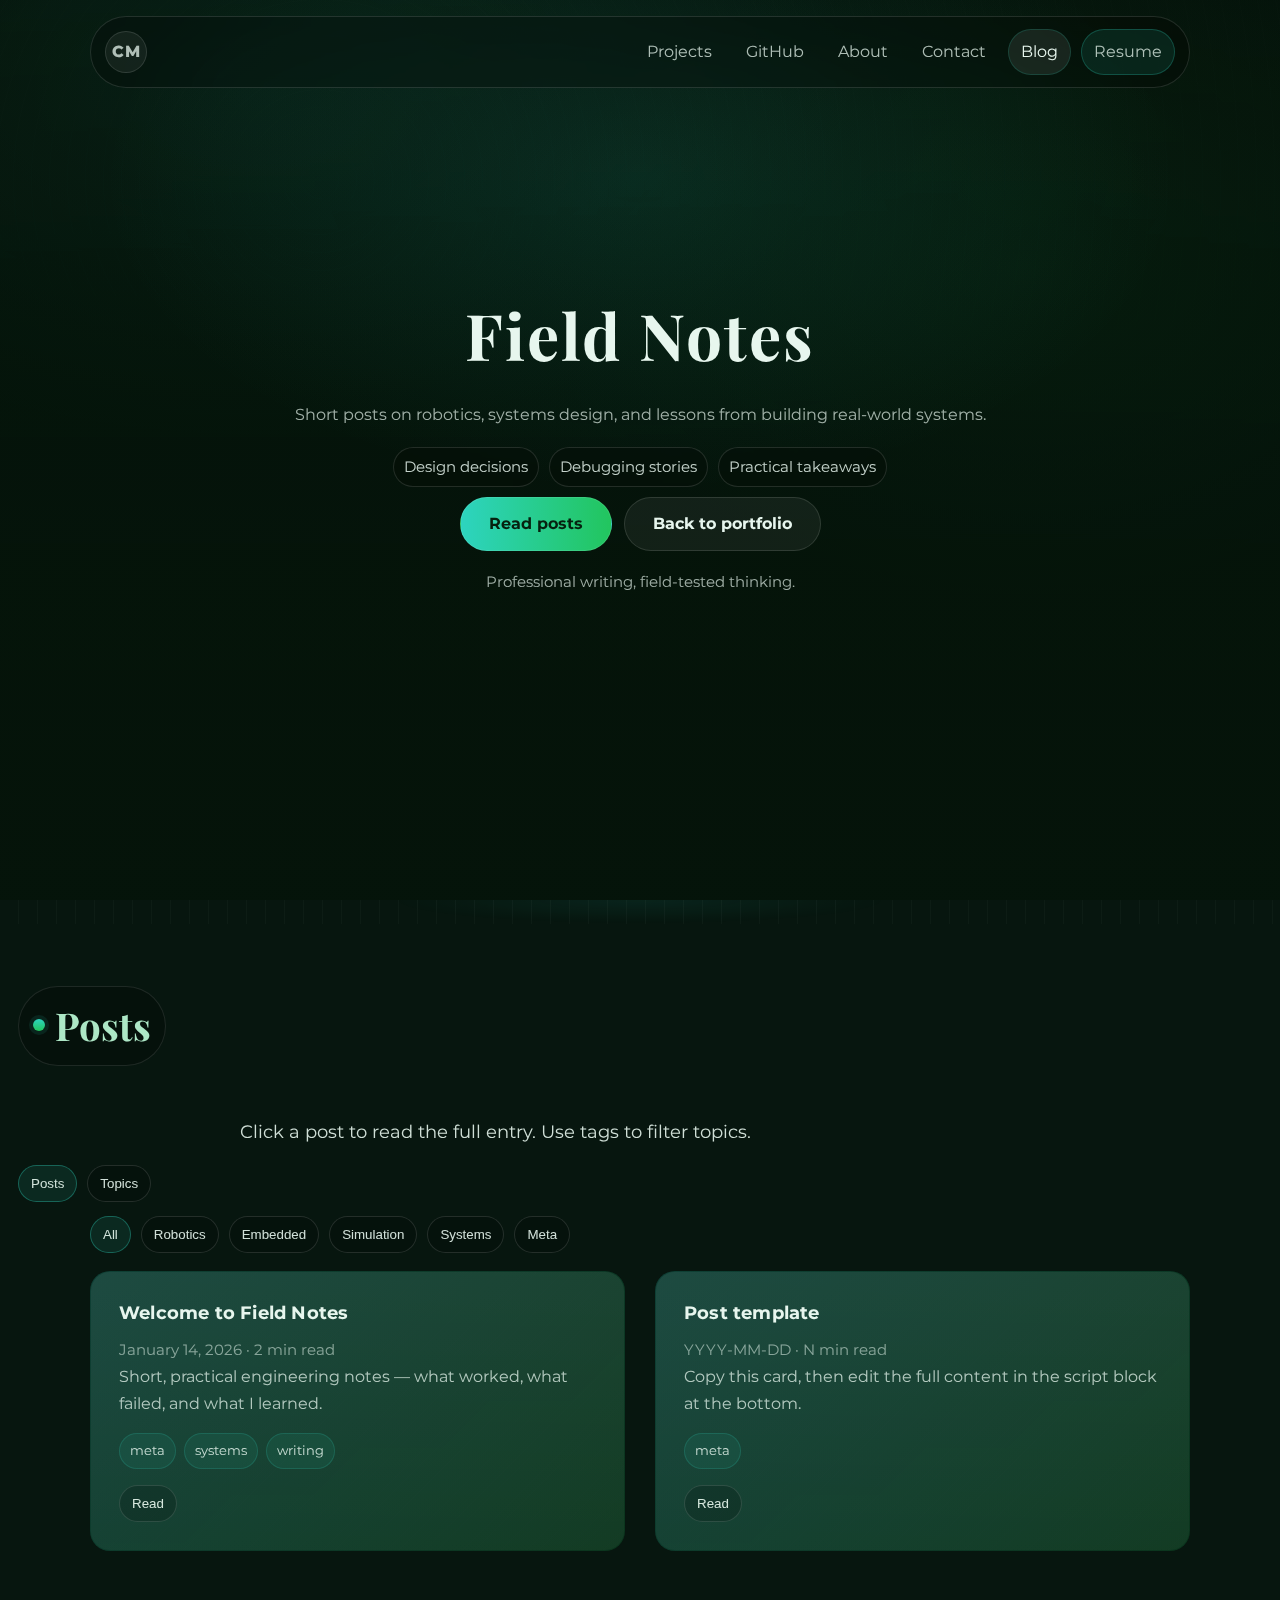
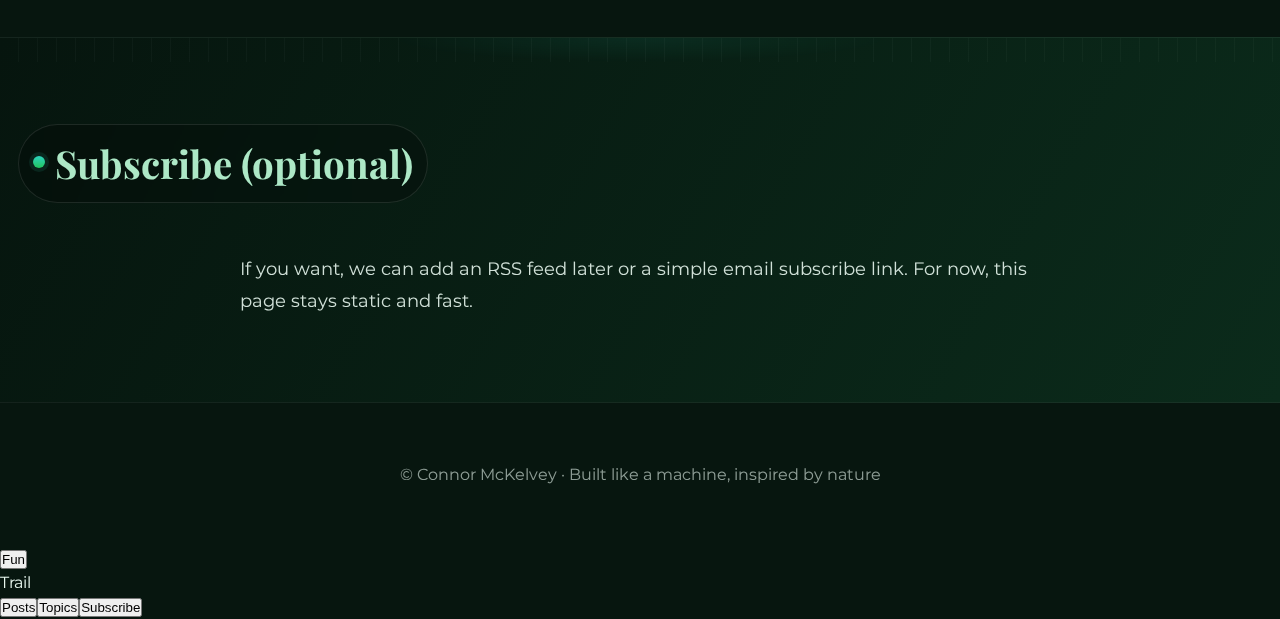
<file: blog.html>
<!DOCTYPE html>
<html lang="en">
<head>
  <meta charset="UTF-8">
  <title>Connor McKelvey — Field Notes</title>
  <meta name="viewport" content="width=device-width, initial-scale=1.0">
  <meta name="description" content="Field Notes — short posts on robotics, systems design, and engineering lessons from the real world." />
  <meta name="theme-color" content="#06150e" />

  <meta property="og:title" content="Connor McKelvey — Field Notes" />
  <meta property="og:description" content="Short posts on robotics, systems design, and engineering lessons from the real world." />
  <meta property="og:type" content="website" />
  <meta property="og:image" content="images/Headshot.JPG" />

  <link rel="stylesheet" href="style.css">
  <link rel="preconnect" href="https://fonts.googleapis.com">
  <link rel="preconnect" href="https://fonts.gstatic.com" crossorigin>
  <link href="https://fonts.googleapis.com/css2?family=Montserrat:wght@300;500;700&family=Playfair+Display:wght@600&display=swap" rel="stylesheet">
</head>
<body>

  <a class="skip-link" href="#main">Skip to content</a>

  <header class="hero" id="top">
    <div class="overlay" aria-hidden="true"></div>

    <nav class="nav" aria-label="Primary">
      <a class="brand" href="index.html#top">CM</a>
      <div class="nav-links">
        <a href="index.html#projects">Projects</a>
        <a href="index.html#github">GitHub</a>
        <a href="index.html#about">About</a>
        <a href="index.html#contact">Contact</a>
        <a class="nav-blog is-active" href="blog.html" aria-current="page">Blog</a>
        <a class="nav-cta" href="connor-mckelvey-resume.pdf" target="_blank" rel="noopener">Resume</a>
      </div>
    </nav>

    <div class="hero-content">
      <h1>Field Notes</h1>
      <p>Short posts on robotics, systems design, and lessons from building real-world systems.</p>
      <ul class="hero-highlights" aria-label="Topics">
        <li>Design decisions</li>
        <li>Debugging stories</li>
        <li>Practical takeaways</li>
      </ul>
      <div class="hero-actions">
        <a href="#posts" class="btn">Read posts</a>
        <a href="index.html#projects" class="btn btn-ghost">Back to portfolio</a>
      </div>
      <p class="subtle">Professional writing, field-tested thinking.</p>
    </div>
  </header>

  <main id="main">

    <section id="posts" class="section">
      <h2>Posts</h2>
      <p class="wide">Click a post to read the full entry. Use tags to filter topics.</p>

      <div class="tabs" role="tablist" aria-label="Blog views">
        <button class="tab is-active" type="button" role="tab" aria-selected="true" aria-controls="panel-posts" id="tab-posts" data-tab="posts">Posts</button>
        <button class="tab" type="button" role="tab" aria-selected="false" aria-controls="panel-topics" id="tab-topics" data-tab="topics">Topics</button>
      </div>

      <div class="tab-panels">
        <div class="tab-panel" role="tabpanel" id="panel-posts" aria-labelledby="tab-posts">
          <div class="filters" role="group" aria-label="Filter posts">
            <button class="filter" type="button" data-post-filter="all" aria-pressed="true">All</button>
            <button class="filter" type="button" data-post-filter="robotics" aria-pressed="false">Robotics</button>
            <button class="filter" type="button" data-post-filter="embedded" aria-pressed="false">Embedded</button>
            <button class="filter" type="button" data-post-filter="simulation" aria-pressed="false">Simulation</button>
            <button class="filter" type="button" data-post-filter="systems" aria-pressed="false">Systems</button>
            <button class="filter" type="button" data-post-filter="meta" aria-pressed="false">Meta</button>
          </div>

          <div class="card-grid" data-post-grid>
            <article class="card post-card" data-post-id="welcome" data-tags="meta systems writing">
              <h3>Welcome to Field Notes</h3>
              <p class="subtle">January 14, 2026 · 2 min read</p>
              <p>
                Short, practical engineering notes — what worked, what failed, and what I learned.
              </p>
              <div class="tags"><span>meta</span><span>systems</span><span>writing</span></div>
              <div class="card-actions">
                <button class="card-action" type="button" data-open-post="welcome">Read</button>
              </div>
            </article>

            <article class="card post-card" data-post-id="template" data-tags="meta">
              <h3>Post template</h3>
              <p class="subtle">YYYY-MM-DD · N min read</p>
              <p>
                Copy this card, then edit the full content in the script block at the bottom.
              </p>
              <div class="tags"><span>meta</span></div>
              <div class="card-actions">
                <button class="card-action" type="button" data-open-post="template">Read</button>
              </div>
            </article>
          </div>

          <p class="subtle" id="posts-status" aria-live="polite"></p>
        </div>

        <div class="tab-panel" role="tabpanel" id="panel-topics" aria-labelledby="tab-topics" hidden>
          <p class="wide">Pick a topic and I’ll filter posts automatically.</p>
          <div class="topic-cloud" data-topic-cloud aria-label="Topics"></div>
        </div>
      </div>
    </section>

    <section id="subscribe" class="section dark">
      <h2>Subscribe (optional)</h2>
      <p class="wide">
        If you want, we can add an RSS feed later or a simple email subscribe link. For now, this page stays static and fast.
      </p>
    </section>

  </main>

  <footer>
    <p>© Connor McKelvey · Built like a machine, inspired by nature</p>
  </footer>

  <a class="to-top" href="#top" aria-label="Back to top">Back to top</a>

  <button class="fun-fab" type="button" data-fun-toggle aria-pressed="false" title="Toggle Fun Mode" aria-label="Toggle Fun Mode">Fun</button>

  <div class="compass" data-compass aria-hidden="true" hidden>
    <div class="compass-face"></div>
    <div class="compass-needle" data-needle></div>
    <div class="compass-center"></div>
    <div class="compass-label" data-label>NE</div>
  </div>

  <div class="trail-hud" data-trail-hud aria-label="Trail progress" hidden>
    <div class="trail-hud-title">Trail</div>
    <div class="trail-track" aria-hidden="true">
      <div class="trail-fill" data-trail-fill></div>
    </div>
    <div class="trail-markers" data-trail-markers aria-label="Waypoints"></div>
  </div>

  <div class="modal" id="cmdk" hidden>
    <div class="modal-backdrop" data-cmdk-close></div>
    <div class="modal-dialog cmdk" role="dialog" aria-modal="true" aria-labelledby="cmdk-title">
      <button class="modal-close" type="button" data-cmdk-close aria-label="Close quick navigation">×</button>
      <h3 id="cmdk-title">Quick navigation</h3>
      <p class="subtle">Press <strong>K</strong> or <strong>Ctrl + K</strong>. Type to filter.</p>
      <input class="cmdk-input" type="search" inputmode="search" autocomplete="off" spellcheck="false" placeholder="Go to… (posts, topics, subscribe)" aria-label="Search sections" data-cmdk-input />
      <div class="cmdk-list" role="listbox" aria-label="Navigation results" data-cmdk-list></div>
      <p class="subtle cmdk-hint">Tip: use ↑/↓ then Enter.</p>
    </div>
  </div>

  <div class="modal" id="post-modal" hidden>
    <div class="modal-backdrop" data-close></div>
    <div class="modal-dialog modal-note" role="dialog" aria-modal="true" aria-labelledby="post-modal-title">
      <div class="read-progress" aria-hidden="true"><div class="read-progress-fill" data-progress></div></div>
      <button class="modal-close" type="button" data-close aria-label="Close dialog">×</button>
      <h3 id="post-modal-title">Post</h3>
      <p class="subtle" id="post-modal-meta"></p>
      <div class="tags" id="post-modal-tags" aria-label="Post tags"></div>
      <div class="post-content" id="post-modal-content"></div>
      <div class="modal-actions">
        <button class="card-action" type="button" data-copy-link>Copy link</button>
        <a class="card-action" href="#posts" data-close>Back to list</a>
      </div>
      <p class="subtle" id="post-modal-status" aria-live="polite"></p>
    </div>
  </div>

  <script>
    (() => {
      const toTop = document.querySelector('.to-top');
      const onScroll = () => {
        const show = window.scrollY > 600;
        if (toTop) toTop.classList.toggle('is-visible', show);
      };
      window.addEventListener('scroll', onScroll, { passive: true });
      onScroll();
    })();

    (() => {
      const tabs = [...document.querySelectorAll('[data-tab]')];
      const panels = {
        posts: document.getElementById('panel-posts'),
        topics: document.getElementById('panel-topics')
      };

      const showTab = (key) => {
        for (const btn of tabs) {
          const isOn = btn.dataset.tab === key;
          btn.classList.toggle('is-active', isOn);
          btn.setAttribute('aria-selected', String(isOn));
        }
        for (const [k, panel] of Object.entries(panels)) {
          if (!panel) continue;
          panel.hidden = k !== key;
        }
      };

      tabs.forEach(btn => btn.addEventListener('click', () => showTab(btn.dataset.tab)));
      showTab('posts');

      const filterButtons = [...document.querySelectorAll('[data-post-filter]')];
      const cards = [...document.querySelectorAll('.post-card')];
      const statusEl = document.getElementById('posts-status');
      const topicCloud = document.querySelector('[data-topic-cloud]');

      const getCardTags = (card) => (card.dataset.tags || '').split(/\s+/).filter(Boolean);

      const applyFilter = (tag) => {
        for (const btn of filterButtons) {
          const isOn = btn.dataset.postFilter === tag;
          btn.setAttribute('aria-pressed', String(isOn));
          btn.classList.toggle('is-active', isOn);
        }

        let shown = 0;
        for (const card of cards) {
          const tags = getCardTags(card);
          const matches = tag === 'all' || tags.includes(tag);
          card.hidden = !matches;
          if (matches) shown += 1;
        }

        if (statusEl) {
          statusEl.textContent = tag === 'all' ? '' : `Showing ${shown} post${shown === 1 ? '' : 's'} tagged “${tag}”.`;
        }
      };

      filterButtons.forEach(btn => btn.addEventListener('click', () => applyFilter(btn.dataset.postFilter || 'all')));

      const buildTopics = () => {
        if (!topicCloud) return;

        const counts = new Map();
        for (const card of cards) {
          for (const tag of getCardTags(card)) {
            counts.set(tag, (counts.get(tag) || 0) + 1);
          }
        }

        const entries = [...counts.entries()].sort((a, b) => b[1] - a[1]);
        topicCloud.replaceChildren(
          ...entries.map(([tag, count]) => {
            const b = document.createElement('button');
            b.type = 'button';
            b.className = 'topic';
            b.textContent = `${tag} (${count})`;
            b.addEventListener('click', () => {
              showTab('posts');
              applyFilter(tag);
              document.getElementById('posts')?.scrollIntoView?.({ behavior: prefersReducedMotion() ? 'auto' : 'smooth' });
            });
            return b;
          })
        );
      };

      buildTopics();
      applyFilter('all');

      const modal = document.getElementById('post-modal');
      const modalTitle = document.getElementById('post-modal-title');
      const modalMeta = document.getElementById('post-modal-meta');
      const modalTags = document.getElementById('post-modal-tags');
      const modalContent = document.getElementById('post-modal-content');
      const modalStatus = document.getElementById('post-modal-status');
      const progressFill = document.querySelector('[data-progress]');
      const copyBtn = document.querySelector('[data-copy-link]');
      let lastFocus = null;

      const POSTS = {
        welcome: {
          title: 'Welcome to Field Notes',
          date: 'January 14, 2026',
          read: '2 min read',
          tags: ['meta', 'systems', 'writing'],
          html: `
            <p class="wide">This is where I share short, practical engineering notes — what worked, what failed, and what I learned.</p>
            <p class="wide">Expect posts on autonomy, embedded systems, simulation, and the “boring” reliability details that make systems hold up.</p>
            <h4>What you’ll find here</h4>
            <ul>
              <li>Design decisions (tradeoffs, constraints, and why one approach won)</li>
              <li>Debugging stories (signals, failure modes, and how I got unstuck)</li>
              <li>Field-ready patterns (repeatability, interfaces, and robustness)</li>
            </ul>
            <p class="wide">If you’re reading this as a hiring manager: I care about building systems that don’t crumble outside the lab.</p>
          `
        },
        template: {
          title: 'Post template',
          date: 'YYYY-MM-DD',
          read: 'N min read',
          tags: ['meta'],
          html: `
            <p class="wide">Copy an existing post card in the Posts grid and give it a new <code>data-post-id</code> and <code>data-tags</code>.</p>
            <p class="wide">Then add the matching entry in the <code>POSTS</code> object (near the bottom of this file) with:</p>
            <ul>
              <li><code>title</code>, <code>date</code>, <code>read</code></li>
              <li><code>tags</code> (array)</li>
              <li><code>html</code> (the full content, as a template string)</li>
            </ul>
            <p class="wide">Bonus: because posts are deep-linkable, you can share <code>blog.html#post-your-id</code>.</p>
          `
        }
      };

      const updateProgress = () => {
        if (!modalContent || !progressFill) return;
        const el = modalContent;
        const max = Math.max(1, el.scrollHeight - el.clientHeight);
        const pct = Math.max(0, Math.min(1, el.scrollTop / max));
        progressFill.style.width = `${Math.round(pct * 100)}%`;
      };

      const openPost = (id) => {
        const data = POSTS[id];
        if (!modal || !data) return;

        lastFocus = document.activeElement;
        modal.hidden = false;
        document.body.classList.add('modal-open');

        if (modalTitle) modalTitle.textContent = data.title;
        if (modalMeta) modalMeta.textContent = `${data.date} · ${data.read}`;
        if (modalTags) {
          modalTags.replaceChildren(
            ...data.tags.map(t => {
              const s = document.createElement('span');
              s.textContent = t;
              return s;
            })
          );
        }
        if (modalContent) {
          modalContent.innerHTML = data.html;
          modalContent.scrollTop = 0;
        }
        if (modalStatus) modalStatus.textContent = '';

        history.replaceState(null, '', `#post-${id}`);

        updateProgress();
        const focusable = modal.querySelector('button,[href],[tabindex]:not([tabindex="-1"])');
        focusable?.focus?.();
      };

      const closePost = () => {
        if (!modal || modal.hidden) return;
        modal.hidden = true;
        document.body.classList.remove('modal-open');
        if (location.hash.startsWith('#post-')) history.replaceState(null, '', '#posts');
        if (lastFocus && typeof lastFocus.focus === 'function') lastFocus.focus();
      };

      document.addEventListener('click', (e) => {
        const openBtn = e.target?.closest?.('[data-open-post]');
        if (openBtn) {
          openPost(openBtn.getAttribute('data-open-post'));
          return;
        }
        const closeBtn = e.target?.closest?.('[data-close]');
        if (closeBtn) closePost();
      });

      document.addEventListener('keydown', (e) => {
        if (e.key === 'Escape') closePost();
      });

      modalContent?.addEventListener?.('scroll', updateProgress, { passive: true });

      copyBtn?.addEventListener?.('click', async () => {
        const hash = location.hash;
        const url = `${location.origin}${location.pathname}${hash}`;
        try {
          await navigator.clipboard.writeText(url);
          if (modalStatus) modalStatus.textContent = 'Link copied.';
        } catch {
          if (modalStatus) modalStatus.textContent = 'Copy failed — you can copy from the address bar.';
        }
      });

      // Deep-link support: blog.html#post-<id>
      if (location.hash.startsWith('#post-')) {
        const id = location.hash.replace('#post-', '');
        if (POSTS[id]) openPost(id);
      }
    })();

    (() => {
      const toggle = document.querySelector('[data-fun-toggle]');
      const compass = document.querySelector('[data-compass]');
      const needle = document.querySelector('[data-needle]');
      const label = document.querySelector('[data-label]');
      if (!toggle) return;

      const prefersReducedMotion = () => window.matchMedia && window.matchMedia('(prefers-reduced-motion: reduce)').matches;
      const storageKey = 'cm_fun_mode';

      let canvas = null;
      let ctx = null;
      let rafId = 0;
      let w = 0;
      let h = 0;

      const pointer = { x: 0.5, y: 0.35, vx: 0, vy: 0, has: false };
      const particles = [];
      const maxParticles = 28;

      const clamp = (n, lo, hi) => Math.max(lo, Math.min(hi, n));

      const headingLabel = (deg) => {
        const d = (deg + 360) % 360;
        if (d >= 337.5 || d < 22.5) return 'E';
        if (d < 67.5) return 'NE';
        if (d < 112.5) return 'N';
        if (d < 157.5) return 'NW';
        if (d < 202.5) return 'W';
        if (d < 247.5) return 'SW';
        if (d < 292.5) return 'S';
        return 'SE';
      };

      const ensureCanvas = () => {
        if (canvas) return;
        canvas = document.createElement('canvas');
        canvas.className = 'fun-canvas';
        canvas.setAttribute('aria-hidden', 'true');
        canvas.style.pointerEvents = 'none';
        document.body.append(canvas);
        ctx = canvas.getContext('2d', { alpha: true });
      };

      const resize = () => {
        if (!canvas) return;
        const dpr = Math.max(1, Math.min(2, window.devicePixelRatio || 1));
        w = Math.floor(window.innerWidth);
        h = Math.floor(window.innerHeight);
        canvas.width = Math.floor(w * dpr);
        canvas.height = Math.floor(h * dpr);
        canvas.style.width = `${w}px`;
        canvas.style.height = `${h}px`;
        ctx.setTransform(dpr, 0, 0, dpr, 0, 0);
      };

      const spawnParticle = (x, y) => {
        if (!particles.length) {
          for (let i = 0; i < maxParticles; i++) {
            particles.push({ x, y, vx: 0, vy: 0, a: 0, life: 0, hue: 0, r: 0 });
          }
        }

        const p = particles.shift();
        p.x = x;
        p.y = y;
        p.vx = (Math.random() - 0.5) * 1.2;
        p.vy = (Math.random() - 0.5) * 1.2;
        p.a = 0.95;
        p.life = 1;
        p.hue = 150 + Math.random() * 40;
        p.r = 1.6 + Math.random() * 2.4;
        particles.push(p);
      };

      const tick = () => {
        rafId = window.requestAnimationFrame(tick);
        if (!ctx || !canvas) return;

        ctx.clearRect(0, 0, w, h);

        if (pointer.has) {
          const px = pointer.x * w;
          const py = pointer.y * h;
          const speed = Math.hypot(pointer.vx, pointer.vy);
          const rate = clamp(Math.round(speed * 1.6), 1, 6);
          for (let i = 0; i < rate; i++) spawnParticle(px + (Math.random() - 0.5) * 10, py + (Math.random() - 0.5) * 10);
        }

        for (const p of particles) {
          p.life *= 0.94;
          p.a *= 0.965;
          p.vx *= 0.985;
          p.vy *= 0.985;
          p.x += p.vx;
          p.y += p.vy;

          const alpha = clamp(p.a * p.life, 0, 1);
          if (alpha < 0.02) continue;

          const g = ctx.createRadialGradient(p.x, p.y, 0, p.x, p.y, 14);
          g.addColorStop(0, `hsla(${p.hue}, 90%, 70%, ${alpha})`);
          g.addColorStop(1, `hsla(${p.hue}, 90%, 70%, 0)`);
          ctx.fillStyle = g;
          ctx.beginPath();
          ctx.arc(p.x, p.y, 14, 0, Math.PI * 2);
          ctx.fill();

          ctx.fillStyle = `rgba(231, 246, 238, ${alpha * 0.55})`;
          ctx.beginPath();
          ctx.arc(p.x, p.y, p.r, 0, Math.PI * 2);
          ctx.fill();
        }
      };

      const onPointerMove = (e) => {
        const x = clamp(e.clientX / Math.max(1, window.innerWidth), 0, 1);
        const y = clamp(e.clientY / Math.max(1, window.innerHeight), 0, 1);
        pointer.vx = x - pointer.x;
        pointer.vy = y - pointer.y;
        pointer.x = x;
        pointer.y = y;
        pointer.has = true;

        if (needle && compass) {
          const cx = window.innerWidth * 0.5;
          const cy = window.innerHeight * 0.5;
          const dx = e.clientX - cx;
          const dy = e.clientY - cy;
          const deg = (Math.atan2(-dy, dx) * 180) / Math.PI;
          needle.style.transform = `rotate(${-deg}deg)`;
          if (label) label.textContent = headingLabel(deg);
        }
      };

      const enable = () => {
        document.body.classList.add('fun-on');
        toggle.setAttribute('aria-pressed', 'true');
        try { localStorage.setItem(storageKey, '1'); } catch { }

        if (compass) compass.hidden = false;

        // Always track pointer for compass; only animate particles if motion is allowed.
        window.addEventListener('pointermove', onPointerMove, { passive: true });
        if (!prefersReducedMotion()) {
          ensureCanvas();
          resize();
          window.addEventListener('resize', resize, { passive: true });
          if (!rafId) rafId = window.requestAnimationFrame(tick);
        }
      };

      const disable = () => {
        document.body.classList.remove('fun-on');
        toggle.setAttribute('aria-pressed', 'false');
        try { localStorage.setItem(storageKey, '0'); } catch { }

        if (compass) compass.hidden = true;

        window.removeEventListener('resize', resize);
        window.removeEventListener('pointermove', onPointerMove);

        if (rafId) {
          window.cancelAnimationFrame(rafId);
          rafId = 0;
        }
        if (canvas) {
          canvas.remove();
          canvas = null;
          ctx = null;
        }
        pointer.has = false;
      };

      const isOn = () => document.body.classList.contains('fun-on');

      toggle.addEventListener('click', () => {
        if (isOn()) disable();
        else enable();
      });

      // Restore last setting.
      let shouldEnable = false;
      try { shouldEnable = localStorage.getItem(storageKey) === '1'; } catch { }
      if (shouldEnable) enable();
    })();

    (() => {
      // Tiny easter egg: type "TRAIL" to trigger a brief night-hike aurora shimmer.
      const hintDelayMs = 7000;
      const hintDismissMs = 5000;
      const code = 'trail';
      const maxLen = 10;
      let buffer = '';
      let hintEl = null;
      let idleTimer = 0;
      let hintTimer = 0;
      let lastActivity = Date.now();

      const funIsOn = () => document.body.classList.contains('fun-on');

      const prefersReducedMotion = () => window.matchMedia && window.matchMedia('(prefers-reduced-motion: reduce)').matches;

      const markActivity = () => {
        lastActivity = Date.now();
        if (hintEl) hintEl.remove();
        hintEl = null;
        if (hintTimer) {
          window.clearTimeout(hintTimer);
          hintTimer = 0;
        }
      };

      const ensureHint = () => {
        if (!funIsOn()) return;
        if (hintEl) return;
        hintEl = document.createElement('div');
        hintEl.className = 'easter-hint';
        hintEl.textContent = 'psst… type TRAIL';
        document.body.append(hintEl);

        hintTimer = window.setTimeout(() => {
          if (hintEl) hintEl.remove();
          hintEl = null;
          hintTimer = 0;
        }, hintDismissMs);
      };

      const tickIdle = () => {
        if (idleTimer) window.clearTimeout(idleTimer);
        idleTimer = window.setTimeout(() => {
          if (!funIsOn()) {
            if (hintEl) hintEl.remove();
            hintEl = null;
          } else if (Date.now() - lastActivity >= hintDelayMs) {
            ensureHint();
          }
          tickIdle();
        }, 1000);
      };

      const trigger = () => {
        document.body.classList.add('night-hike');
        window.setTimeout(() => document.body.classList.remove('night-hike'), prefersReducedMotion() ? 2500 : 6500);
      };

      const onKeyDown = (e) => {
        // Don't hijack typing in inputs.
        const tag = (e.target && e.target.tagName) ? String(e.target.tagName).toLowerCase() : '';
        if (tag === 'input' || tag === 'textarea') return;

        if (typeof e.key !== 'string' || e.key.length !== 1) return;
        markActivity();
        buffer = (buffer + e.key.toLowerCase()).slice(-maxLen);
        if (buffer.endsWith(code)) trigger();
      };

      window.addEventListener('mousemove', markActivity, { passive: true });
      window.addEventListener('pointerdown', markActivity, { passive: true });
      window.addEventListener('scroll', markActivity, { passive: true });
      window.addEventListener('keydown', onKeyDown);
      tickIdle();
    })();

    (() => {
      const hud = document.querySelector('[data-trail-hud]');
      const fill = document.querySelector('[data-trail-fill]');
      const markersRoot = document.querySelector('[data-trail-markers]');
      if (!hud || !fill || !markersRoot) return;

      const prefersReducedMotion = () => window.matchMedia && window.matchMedia('(prefers-reduced-motion: reduce)').matches;

      const tabs = {
        posts: document.getElementById('tab-posts'),
        topics: document.getElementById('tab-topics')
      };

      const toPosts = () => {
        tabs.posts?.click?.();
        document.getElementById('posts')?.scrollIntoView?.({ behavior: prefersReducedMotion() ? 'auto' : 'smooth' });
      };

      const toTopics = () => {
        tabs.topics?.click?.();
        document.getElementById('posts')?.scrollIntoView?.({ behavior: prefersReducedMotion() ? 'auto' : 'smooth' });
      };

      const waypoints = [
        { label: 'Posts', id: 'posts' },
        { label: 'Topics', action: toTopics },
        { label: 'Subscribe', id: 'subscribe' }
      ].map(w => ({ ...w, el: w.id ? document.getElementById(w.id) : null }));

      hud.hidden = false;

      const buttons = waypoints.map((w) => {
        const b = document.createElement('button');
        b.type = 'button';
        b.className = 'trail-marker';
        b.innerHTML = `<span>${w.label}</span><span class="trail-dot" aria-hidden="true"></span>`;
        b.addEventListener('click', () => {
          if (w.action) return w.action();
          w.el?.scrollIntoView?.({ behavior: prefersReducedMotion() ? 'auto' : 'smooth', block: 'start' });
        });
        markersRoot.append(b);
        return b;
      });

      const update = () => {
        const doc = document.documentElement;
        const max = Math.max(1, doc.scrollHeight - window.innerHeight);
        const pct = Math.max(0, Math.min(1, (window.scrollY || doc.scrollTop || 0) / max));
        fill.style.height = `${Math.round(pct * 100)}%`;

        // Active marker based on which section is closest above the "reading line".
        const targetY = (window.scrollY || 0) + window.innerHeight * 0.35;
        const postsTop = document.getElementById('posts')?.getBoundingClientRect?.().top;

        let activeIndex = 0;
        const subscribeEl = document.getElementById('subscribe');
        const subscribeTop = subscribeEl ? (subscribeEl.getBoundingClientRect().top + (window.scrollY || 0)) : Infinity;
        if (subscribeTop <= targetY) activeIndex = 2;
        else if (postsTop != null) activeIndex = 0;

        buttons.forEach((b, i) => b.classList.toggle('is-active', i === activeIndex));
      };

      window.addEventListener('scroll', update, { passive: true });
      window.addEventListener('resize', update, { passive: true });
      update();
    })();

    (() => {
      const modal = document.getElementById('cmdk');
      const input = modal?.querySelector?.('[data-cmdk-input]');
      const list = modal?.querySelector?.('[data-cmdk-list]');
      const closeEls = modal ? [...modal.querySelectorAll('[data-cmdk-close]')] : [];
      if (!modal || !input || !list) return;

      const prefersReducedMotion = () => window.matchMedia && window.matchMedia('(prefers-reduced-motion: reduce)').matches;

      const tabs = {
        posts: document.getElementById('tab-posts'),
        topics: document.getElementById('tab-topics')
      };

      const items = [
        { title: 'Posts', keywords: 'posts field notes', run: () => { tabs.posts?.click?.(); document.getElementById('posts')?.scrollIntoView?.({ behavior: prefersReducedMotion() ? 'auto' : 'smooth' }); } },
        { title: 'Topics', keywords: 'topics tags filter', run: () => { tabs.topics?.click?.(); document.getElementById('posts')?.scrollIntoView?.({ behavior: prefersReducedMotion() ? 'auto' : 'smooth' }); } },
        { title: 'Subscribe', keywords: 'subscribe rss email', run: () => document.getElementById('subscribe')?.scrollIntoView?.({ behavior: prefersReducedMotion() ? 'auto' : 'smooth' }) },
        { title: 'Back to portfolio', keywords: 'home index', run: () => { window.location.href = 'index.html#top'; } },
        { title: 'Projects (portfolio)', keywords: 'projects work', run: () => { window.location.href = 'index.html#projects'; } },
        { title: 'Open resume (PDF)', keywords: 'resume pdf', run: () => window.open('connor-mckelvey-resume.pdf', '_blank', 'noopener') }
      ];

      let isOpen = false;
      let active = 0;
      let results = items;
      let lastFocus = null;

      const choose = (item) => {
        if (!item) return;
        setOpen(false);
        window.requestAnimationFrame(() => item.run?.());
      };

      const setOpen = (on) => {
        isOpen = on;
        modal.hidden = !on;
        document.body.classList.toggle('modal-open', on);
        if (on) {
          lastFocus = document.activeElement;
          input.value = '';
          active = 0;
          render();
          input.focus();
        } else {
          if (lastFocus && typeof lastFocus.focus === 'function') lastFocus.focus();
        }
      };

      const render = () => {
        const q = input.value.trim().toLowerCase();
        results = !q
          ? items
          : items.filter(i => (i.title + ' ' + (i.keywords || '')).toLowerCase().includes(q));

        if (active >= results.length) active = Math.max(0, results.length - 1);
        active = Math.min(active, Math.max(0, Math.min(9, results.length - 1)));

        list.replaceChildren(
          ...results.slice(0, 10).map((item, idx) => {
            const el = document.createElement('div');
            el.className = 'cmdk-item' + (idx === active ? ' is-active' : '');
            el.tabIndex = 0;
            el.setAttribute('role', 'option');
            el.setAttribute('aria-selected', String(idx === active));

            const name = document.createElement('div');
            name.textContent = item.title;

            const kbd = document.createElement('div');
            kbd.className = 'cmdk-kbd';
            kbd.textContent = '↵';

            el.append(name, kbd);
            el.addEventListener('mouseenter', () => {
              active = idx;
              render();
            });
            el.addEventListener('click', () => {
              choose(item);
            });
            return el;
          })
        );
      };

      const open = () => setOpen(true);
      const close = () => setOpen(false);

      closeEls.forEach(el => el.addEventListener('click', close));

      document.addEventListener('keydown', (e) => {
        const tag = (e.target && e.target.tagName) ? String(e.target.tagName).toLowerCase() : '';
        const inText = tag === 'input' || tag === 'textarea';

        const isCtrlK = (e.key.toLowerCase?.() === 'k') && (e.ctrlKey || e.metaKey);
        const isPlainK = (e.key.toLowerCase?.() === 'k') && !e.ctrlKey && !e.metaKey && !e.altKey;

        if (!isOpen && (isCtrlK || (isPlainK && !inText))) {
          e.preventDefault();
          open();
          return;
        }

        if (!isOpen) return;

        if (e.key === 'Escape') {
          e.preventDefault();
          close();
          return;
        }
      });

      input.addEventListener('input', render);
      input.addEventListener('keydown', (e) => {
        if (e.key === 'ArrowDown') {
          e.preventDefault();
          active = Math.min(active + 1, Math.max(0, Math.min(9, results.length - 1)));
          render();
        } else if (e.key === 'ArrowUp') {
          e.preventDefault();
          active = Math.max(active - 1, 0);
          render();
        } else if (e.key === 'Enter') {
          e.preventDefault();
          const chosen = results[active];
          choose(chosen);
        }
      });
    })();
  </script>

</body>
</html>
</file>
<file: style.css>
* {
  margin: 0;
  padding: 0;
  box-sizing: border-box;
}

:root {
  --bg: #07160f;
  --bg-elev: rgba(255, 255, 255, 0.05);
  --text: #e7f6ee;
  --muted: rgba(231, 246, 238, 0.75);
  --line: rgba(255, 255, 255, 0.12);

  --accent: #22c55e;
  --accent-2: #2dd4bf;
  --on-accent: #06210f;

  --radius-lg: 20px;
  --radius-md: 14px;
  --shadow: 0 18px 50px rgba(0, 0, 0, 0.45);
  --container: 1100px;

  --focus: rgba(45, 212, 191, 0.55);

  --nav-height: 68px;

  /* Swap this to url("images/your-hero.jpg") to self-host the hero image. */
  --hero-image: url("https://images.unsplash.com/photo-1441716844725-09cedc13a4e7?auto=format&fit=crop&w=1920&q=70");

  --glass: rgba(0, 0, 0, 0.28);
  --glass-2: rgba(0, 0, 0, 0.18);
}

html {
  scroll-behavior: smooth;
  scroll-padding-top: calc(var(--nav-height) + 16px);
}

body {
  font-family: "Montserrat", sans-serif;
  background: var(--bg);
  color: var(--text);
  line-height: 1.5;
  position: relative;
  isolation: isolate;
}

/* Easter egg: Night Hike mode */
body.night-hike {
  --accent: #7c3aed;
  --accent-2: #38bdf8;
  --focus: rgba(56, 189, 248, 0.55);
}

body.night-hike::after {
  content: "";
  position: fixed;
  inset: -20%;
  pointer-events: none;
  z-index: 8;
  opacity: 0;
  mix-blend-mode: screen;
  background:
    radial-gradient(900px 600px at 20% 20%, rgba(56, 189, 248, 0.18), transparent 58%),
    radial-gradient(900px 600px at 80% 35%, rgba(124, 58, 237, 0.18), transparent 60%),
    conic-gradient(from 180deg at 50% 50%, rgba(45, 212, 191, 0.0), rgba(56, 189, 248, 0.10), rgba(124, 58, 237, 0.10), rgba(45, 212, 191, 0.0));
  filter: blur(10px) saturate(1.1);
  animation: aurora-in 420ms ease-out forwards, aurora-drift 6.2s ease-in-out infinite alternate;
}

@keyframes aurora-in {
  from { opacity: 0; transform: translate3d(0px, 14px, 0px) scale(1.02); }
  to { opacity: 0.65; transform: translate3d(0px, 0px, 0px) scale(1); }
}

@keyframes aurora-drift {
  0% { transform: translate3d(-8px, 6px, 0px) rotate(-1deg); }
  100% { transform: translate3d(10px, -6px, 0px) rotate(1deg); }
}

.easter-hint {
  position: fixed;
  left: 18px;
  bottom: 118px;
  z-index: 22;
  padding: 10px 12px;
  border-radius: 999px;
  border: 1px solid rgba(255, 255, 255, 0.14);
  background: rgba(0, 0, 0, 0.40);
  backdrop-filter: blur(10px);
  color: rgba(231, 246, 238, 0.88);
  letter-spacing: 0.02em;
  box-shadow: 0 18px 50px rgba(0, 0, 0, 0.35);
  animation: hint-in 280ms ease-out;
}

@keyframes hint-in {
  from { opacity: 0; transform: translate3d(0px, 6px, 0px); }
  to { opacity: 1; transform: translate3d(0px, 0px, 0px); }
}

body::before {
  content: "";
  position: fixed;
  inset: 0;
  pointer-events: none;
  opacity: 0.35;
  background:
    radial-gradient(900px 600px at 20% 10%, rgba(45, 212, 191, 0.12), transparent 55%),
    radial-gradient(700px 520px at 80% 20%, rgba(34, 197, 94, 0.12), transparent 60%),
    repeating-radial-gradient(
      circle at 25% 20%,
      rgba(231, 246, 238, 0.06) 0px,
      rgba(231, 246, 238, 0.06) 1px,
      transparent 1px,
      transparent 18px
    );
  mix-blend-mode: overlay;
  z-index: -1;
}

/* FUN MODE (pure vibes) */
body.fun-on::before {
  opacity: 0.5;
  animation: fun-drift 18s ease-in-out infinite alternate;
}

@keyframes fun-drift {
  0% {
    transform: translate3d(0px, 0px, 0px);
    filter: saturate(1) contrast(1);
  }
  100% {
    transform: translate3d(14px, -10px, 0px);
    filter: saturate(1.05) contrast(1.02);
  }
}

.fun-canvas {
  position: fixed;
  inset: 0;
  z-index: 9;
  opacity: 0.9;
  mix-blend-mode: screen;
}

.nav-fun {
  appearance: none;
  border: 1px solid rgba(255, 255, 255, 0.12);
  background: rgba(0, 0, 0, 0.18);
  color: var(--muted);
  padding: 10px 12px;
  border-radius: 999px;
  cursor: pointer;
}

.nav-fun:hover {
  color: var(--text);
  background: rgba(255, 255, 255, 0.06);
}

.nav-fun[aria-pressed="true"] {
  color: var(--text);
  border-color: rgba(45, 212, 191, 0.28);
  background: rgba(45, 212, 191, 0.10);
}

.nav-fun:focus-visible {
  outline: 3px solid var(--focus);
  outline-offset: 4px;
}

.compass {
  position: fixed;
  left: 18px;
  bottom: 18px;
  width: 84px;
  height: 84px;
  border-radius: 999px;
  border: 1px solid rgba(255, 255, 255, 0.16);
  background:
    radial-gradient(40px 40px at 30% 30%, rgba(45, 212, 191, 0.14), transparent 65%),
    radial-gradient(50px 50px at 70% 60%, rgba(34, 197, 94, 0.12), transparent 70%),
    rgba(0, 0, 0, 0.34);
  backdrop-filter: blur(10px);
  box-shadow: 0 18px 50px rgba(0, 0, 0, 0.35);
  z-index: 21;
  opacity: 0.92;
  pointer-events: none;
}

.compass-face {
  position: absolute;
  inset: 10px;
  border-radius: 999px;
  border: 1px solid rgba(255, 255, 255, 0.12);
  background:
    repeating-conic-gradient(
      from 0deg,
      rgba(231, 246, 238, 0.0) 0deg,
      rgba(231, 246, 238, 0.0) 12deg,
      rgba(231, 246, 238, 0.08) 12deg,
      rgba(231, 246, 238, 0.08) 13deg
    );
  opacity: 0.55;
}

.compass-needle {
  position: absolute;
  left: 50%;
  top: 50%;
  width: 32px;
  height: 2px;
  transform-origin: 0% 50%;
  transform: rotate(45deg);
  background: linear-gradient(90deg, rgba(45, 212, 191, 0.0), rgba(45, 212, 191, 0.95));
  filter: drop-shadow(0 0 10px rgba(45, 212, 191, 0.35));
}

.compass-center {
  position: absolute;
  left: 50%;
  top: 50%;
  width: 10px;
  height: 10px;
  border-radius: 999px;
  transform: translate(-50%, -50%);
  background: linear-gradient(180deg, var(--accent-2), var(--accent));
  box-shadow: 0 0 0 4px rgba(45, 212, 191, 0.12);
}

.compass-label {
  position: absolute;
  right: 10px;
  bottom: 8px;
  font-size: 0.78rem;
  letter-spacing: 0.18em;
  color: rgba(231, 246, 238, 0.75);
}

body.modal-open {
  overflow: hidden;
}

img {
  max-width: 100%;
  display: block;
}

a {
  color: inherit;
}

.inline-link {
  color: rgba(182, 243, 209, 0.95);
  text-decoration: none;
  border-bottom: 1px dashed rgba(45, 212, 191, 0.35);
}

.inline-link:hover {
  border-bottom-color: rgba(45, 212, 191, 0.75);
}

.skip-link {
  position: absolute;
  left: -999px;
  top: 10px;
  background: rgba(0, 0, 0, 0.75);
  color: var(--text);
  padding: 12px 14px;
  border-radius: 999px;
  border: 1px solid var(--line);
  z-index: 9999;
}

.skip-link:focus {
  left: 12px;
}

:focus-visible {
  outline: 3px solid var(--focus);
  outline-offset: 3px;
}

/* HERO */
.hero {
  height: 100vh;
  min-height: 680px;
  background:
    radial-gradient(1200px 700px at 20% 10%, rgba(45, 212, 191, 0.12), transparent 50%),
    radial-gradient(900px 600px at 80% 30%, rgba(34, 197, 94, 0.12), transparent 55%),
    linear-gradient(to bottom, rgba(5, 20, 10, 0.50), rgba(5, 20, 10, 0.90)),
    var(--hero-image);
  background-position: center;
  background-size: cover;
  background-repeat: no-repeat;
  position: relative;
  display: grid;
  align-content: center;
  justify-items: center;
  padding: 28px 18px;
}

.overlay {
  position: absolute;
  inset: 0;
  background:
    radial-gradient(900px 520px at 50% 20%, rgba(45, 212, 191, 0.10), transparent 60%),
    linear-gradient(to bottom, rgba(5, 20, 10, 0.55), rgba(5, 20, 10, 0.88));
}

.nav {
  position: fixed;
  top: 16px;
  left: 50%;
  transform: translateX(-50%);
  width: min(var(--container), calc(100% - 28px));
  display: flex;
  align-items: center;
  justify-content: space-between;
  gap: 14px;
  padding: 12px 14px;
  border-radius: 999px;
  border: 1px solid var(--line);
  background: var(--glass);
  backdrop-filter: blur(10px);
  z-index: 10;
}

.brand {
  display: inline-flex;
  align-items: center;
  justify-content: center;
  width: 42px;
  height: 42px;
  border-radius: 999px;
  text-decoration: none;
  font-weight: 800;
  letter-spacing: 0.5px;
  border: 1px solid var(--line);
  background: rgba(255, 255, 255, 0.06);
}

.nav-links {
  display: flex;
  align-items: center;
  gap: 10px;
  flex-wrap: wrap;
  justify-content: flex-end;
}

.nav a {
  text-decoration: none;
  padding: 10px 12px;
  border-radius: 999px;
  color: var(--muted);
}

.nav a.is-active {
  color: var(--text);
  background: rgba(255, 255, 255, 0.08);
  border: 1px solid rgba(45, 212, 191, 0.18);
}

.nav a:hover {
  color: var(--text);
  background: rgba(255, 255, 255, 0.06);
}

.nav-cta {
  border: 1px solid rgba(45, 212, 191, 0.25);
  background: rgba(45, 212, 191, 0.10);
  color: var(--text);
}

.hero-content {
  position: relative;
  text-align: center;
  z-index: 1;
  width: min(820px, 100%);
  padding: 0 10px;
}

.hero h1 {
  font-family: "Playfair Display", serif;
  font-size: clamp(2.6rem, 5vw, 4.2rem);
  letter-spacing: 2px;
}

.hero p {
  margin: 20px 0;
  opacity: 0.92;
  color: var(--muted);
}

.hero-highlights {
  list-style: none;
  display: flex;
  justify-content: center;
  flex-wrap: wrap;
  gap: 10px;
  margin: 8px 0 0;
  padding: 0;
}

.hero-highlights li {
  font-size: 0.92rem;
  color: rgba(231, 246, 238, 0.85);
  border: 1px solid rgba(255, 255, 255, 0.12);
  background: rgba(0, 0, 0, 0.22);
  backdrop-filter: blur(10px);
  padding: 8px 10px;
  border-radius: 999px;
}

.hero-actions {
  display: flex;
  gap: 12px;
  justify-content: center;
  flex-wrap: wrap;
  margin-top: 10px;
}

.btn {
  display: inline-block;
  padding: 14px 28px;
  border-radius: 50px;
  background: linear-gradient(90deg, var(--accent-2), var(--accent));
  color: var(--on-accent);
  text-decoration: none;
  font-weight: bold;
  transition: 0.4s;
  border: 1px solid rgba(255, 255, 255, 0.10);
}

.btn:focus-visible {
  outline: 3px solid var(--focus);
  outline-offset: 4px;
}

.btn:hover {
  box-shadow: 0 0 30px rgba(45, 212, 191, 0.35);
  transform: scale(1.05);
}

.btn-ghost {
  background: rgba(255, 255, 255, 0.06);
  color: var(--text);
  border: 1px solid var(--line);
}

.btn-ghost:hover {
  box-shadow: 0 0 40px rgba(34, 197, 94, 0.18);
}

/* SECTIONS */
.section {
  padding: 86px 18px;
  position: relative;
  z-index: 1;
}

/* Topo-like separators between sections */
.section::before {
  content: "";
  position: absolute;
  left: 0;
  right: 0;
  top: 0;
  height: 24px;
  background:
    repeating-linear-gradient(
      90deg,
      rgba(231, 246, 238, 0.00) 0px,
      rgba(231, 246, 238, 0.00) 18px,
      rgba(231, 246, 238, 0.06) 18px,
      rgba(231, 246, 238, 0.06) 19px
    ),
    radial-gradient(420px 40px at 50% 0%, rgba(45, 212, 191, 0.14), transparent 60%);
  opacity: 0.55;
  pointer-events: none;
}

/* Subtle rhythm tint (skip dark sections) */
main > .section:not(.dark):nth-of-type(even) {
  background: linear-gradient(180deg, rgba(255, 255, 255, 0.02), rgba(255, 255, 255, 0.00));
}

.section > * {
  width: min(var(--container), 100%);
  margin-left: auto;
  margin-right: auto;
}

.section h2 {
  font-family: "Playfair Display", serif;
  font-size: clamp(1.9rem, 3vw, 2.8rem);
  margin-bottom: 50px;
  color: rgba(182, 243, 209, 0.95);
}

/* Trail marker accent */
.section h2::before {
  content: "";
  display: inline-block;
  width: 12px;
  height: 12px;
  border-radius: 999px;
  background: linear-gradient(180deg, var(--accent-2), var(--accent));
  margin-right: 10px;
  box-shadow: 0 0 0 4px rgba(45, 212, 191, 0.10);
  transform: translateY(-1px);
}

@media (min-width: 980px) {
  .section > h2 {
    position: sticky;
    top: calc(var(--nav-height) + 24px);
    display: inline-flex;
    align-items: center;
    padding: 10px 14px;
    border-radius: 999px;
    border: 1px solid rgba(255, 255, 255, 0.10);
    background: rgba(0, 0, 0, 0.22);
    backdrop-filter: blur(10px);
    width: fit-content;
    z-index: 2;
  }
}

.filters {
  display: flex;
  flex-wrap: wrap;
  gap: 10px;
  margin-bottom: 18px;
}

.filter {
  appearance: none;
  border: 1px solid rgba(255, 255, 255, 0.12);
  background: rgba(0, 0, 0, 0.18);
  color: rgba(231, 246, 238, 0.9);
  padding: 10px 12px;
  border-radius: 999px;
  cursor: pointer;
  transition: 0.25s;
}

.filter:hover {
  border-color: rgba(45, 212, 191, 0.35);
  box-shadow: 0 0 24px rgba(45, 212, 191, 0.14);
}

.filter.is-active {
  border-color: rgba(45, 212, 191, 0.35);
  background: rgba(45, 212, 191, 0.10);
}

.filter:focus-visible {
  outline: 3px solid var(--focus);
  outline-offset: 4px;
}

.section.dark {
  background: linear-gradient(120deg, #06150e, #0b2b1b);
  border-top: 1px solid rgba(255, 255, 255, 0.06);
  border-bottom: 1px solid rgba(255, 255, 255, 0.06);
}

.facts {
  list-style: none;
  padding: 0;
  margin: 22px 0 0;
  display: grid;
  gap: 10px;
}

.facts li {
  padding: 12px 14px 12px 16px;
  border-radius: var(--radius-md);
  border: 1px solid rgba(255, 255, 255, 0.10);
  background: rgba(0, 0, 0, 0.18);
  position: relative;
}

.facts li::before {
  content: "";
  position: absolute;
  left: 12px;
  top: 50%;
  width: 8px;
  height: 8px;
  border-radius: 999px;
  background: var(--accent-2);
  transform: translateY(-50%);
  box-shadow: 0 0 0 3px rgba(45, 212, 191, 0.12);
}

.facts li {
  padding-left: 30px;
}

.split {
  display: grid;
  grid-template-columns: 1.2fr 0.8fr;
  gap: 30px;
  align-items: center;
}

.portrait {
  margin: 0;
  border-radius: var(--radius-lg);
  overflow: hidden;
  border: 1px solid var(--line);
  box-shadow: var(--shadow);
}

.portrait img {
  width: 100%;
  height: 360px;
  object-fit: cover;
}

/* CARDS */
.card-grid {
  display: grid;
  grid-template-columns: repeat(auto-fit, minmax(220px,1fr));
  gap: 30px;
}

.card {
  background:
    linear-gradient(180deg, rgba(255, 255, 255, 0.06), rgba(255, 255, 255, 0.03)) padding-box,
    linear-gradient(135deg, rgba(45, 212, 191, 0.22), rgba(34, 197, 94, 0.18)) border-box;
  padding: 28px;
  border-radius: var(--radius-lg);
  border: 1px solid transparent;
  backdrop-filter: blur(10px);
  transition: 0.4s;
  position: relative;
  overflow: hidden;
}

.card > * {
  position: relative;
  z-index: 1;
}

/* Weathered grain overlay */
.card::before {
  content: "";
  position: absolute;
  inset: 0;
  pointer-events: none;
  background:
    repeating-linear-gradient(
      135deg,
      rgba(231, 246, 238, 0.04) 0px,
      rgba(231, 246, 238, 0.04) 1px,
      transparent 1px,
      transparent 9px
    );
  opacity: 0.06;
}

a.card {
  text-decoration: none;
  display: block;
}

a.card:focus-visible {
  outline: 3px solid var(--focus);
  outline-offset: 4px;
}

.card h3 {
  font-size: 1.1rem;
  margin-bottom: 10px;
  letter-spacing: 0.2px;
}

.card p {
  color: var(--muted);
  line-height: 1.7;
}

.card::after {
  content: "";
  position: absolute;
  inset: 0;
  background: linear-gradient(120deg, transparent, rgba(34, 197, 94, 0.18), transparent);
  pointer-events: none;
  z-index: 0;
  opacity: 0;
  transition: 0.4s;
}

/* Cursor-following spotlight (uses --mx/--my set by JS) */
.card::after {
  background:
    radial-gradient(220px 180px at var(--mx, 50%) var(--my, 20%), rgba(45, 212, 191, 0.18), transparent 60%),
    linear-gradient(120deg, transparent, rgba(34, 197, 94, 0.14), transparent);
}

.card:hover::after {
  opacity: 1;
}

.card:hover {
  transform: translateY(-10px);
  box-shadow: 0 0 40px rgba(34, 197, 94, 0.22);
}

.tags {
  display: flex;
  flex-wrap: wrap;
  gap: 8px;
  margin-top: 16px;
}

.tags span {
  font-size: 0.82rem;
  padding: 7px 10px;
  border-radius: 999px;
  border: 1px solid rgba(45, 212, 191, 0.18);
  background: rgba(45, 212, 191, 0.08);
  color: rgba(231, 246, 238, 0.85);
}

.card-actions {
  margin-top: 16px;
}

.card-bullets {
  margin-top: 12px;
  padding-left: 18px;
  color: rgba(231, 246, 238, 0.88);
}

.card-bullets li {
  margin-top: 8px;
}

/* BLOG UI */
.tabs {
  display: flex;
  flex-wrap: wrap;
  gap: 10px;
  margin: 18px 0 14px;
}

.tab {
  appearance: none;
  border: 1px solid rgba(255, 255, 255, 0.12);
  background: rgba(0, 0, 0, 0.18);
  color: rgba(231, 246, 238, 0.9);
  padding: 10px 12px;
  border-radius: 999px;
  cursor: pointer;
  transition: 0.25s;
}

.tab:hover {
  border-color: rgba(45, 212, 191, 0.35);
  box-shadow: 0 0 24px rgba(45, 212, 191, 0.14);
}

.tab.is-active {
  border-color: rgba(45, 212, 191, 0.35);
  background: rgba(45, 212, 191, 0.10);
}

.tab:focus-visible {
  outline: 3px solid var(--focus);
  outline-offset: 4px;
}

.topic-cloud {
  display: flex;
  flex-wrap: wrap;
  gap: 10px;
}

.topic {
  appearance: none;
  border: 1px solid rgba(255, 255, 255, 0.12);
  background: rgba(0, 0, 0, 0.16);
  color: rgba(231, 246, 238, 0.9);
  padding: 10px 12px;
  border-radius: 999px;
  cursor: pointer;
}

.topic:hover {
  border-color: rgba(34, 197, 94, 0.35);
  box-shadow: 0 0 24px rgba(34, 197, 94, 0.14);
}

.topic:focus-visible {
  outline: 3px solid var(--focus);
  outline-offset: 4px;
}

.modal-dialog.modal-note {
  width: min(820px, 100%);
  padding-top: 16px;
}

.read-progress {
  height: 6px;
  border-radius: 999px;
  border: 1px solid rgba(255, 255, 255, 0.12);
  background: rgba(255, 255, 255, 0.04);
  overflow: hidden;
  margin: 0 0 14px;
}

.read-progress-fill {
  height: 100%;
  width: 0%;
  background: linear-gradient(90deg, var(--accent-2), var(--accent));
}

.post-content {
  margin-top: 12px;
  max-height: min(60vh, 520px);
  overflow: auto;
  padding-right: 6px;
}

.post-content h4 {
  margin-top: 16px;
  margin-bottom: 8px;
  font-size: 1.05rem;
  color: rgba(231, 246, 238, 0.95);
}

.post-content ul {
  padding-left: 18px;
  margin-top: 8px;
  color: rgba(231, 246, 238, 0.88);
}

.post-content li {
  margin-top: 8px;
}

.modal-actions {
  margin-top: 16px;
  display: flex;
  gap: 10px;
  flex-wrap: wrap;
}

.card-action {
  appearance: none;
  border: 1px solid rgba(255, 255, 255, 0.12);
  background: rgba(0, 0, 0, 0.18);
  color: rgba(231, 246, 238, 0.92);
  padding: 10px 12px;
  border-radius: 999px;
  cursor: pointer;
}

.card-action:hover {
  border-color: rgba(45, 212, 191, 0.35);
}

.card-action:focus-visible {
  outline: 3px solid var(--focus);
  outline-offset: 4px;
}

.repo-card {
  padding: 22px;
}

.github-actions {
  margin-top: 16px;
  display: flex;
  justify-content: flex-start;
}

.lang-summary {
  margin: 14px 0 10px;
  padding: 14px;
  border-radius: var(--radius-md);
  border: 1px solid rgba(255, 255, 255, 0.10);
  background: rgba(0, 0, 0, 0.16);
}

.lang-row {
  display: grid;
  grid-template-columns: 130px 1fr;
  gap: 10px;
  align-items: center;
  margin-top: 8px;
}

.lang-row:first-child {
  margin-top: 0;
}

.lang-label {
  color: rgba(231, 246, 238, 0.82);
  font-size: 0.92rem;
}

.lang-bar {
  height: 10px;
  border-radius: 999px;
  border: 1px solid rgba(255, 255, 255, 0.10);
  background: rgba(255, 255, 255, 0.04);
  overflow: hidden;
}

.lang-fill {
  height: 100%;
  border-radius: 999px;
  background: linear-gradient(90deg, var(--accent-2), var(--accent));
}

.repo-meta {
  display: flex;
  flex-wrap: wrap;
  gap: 8px;
  margin-top: 14px;
}

.chip {
  font-size: 0.82rem;
  padding: 7px 10px;
  border-radius: 999px;
  border: 1px solid rgba(255, 255, 255, 0.12);
  background: rgba(255, 255, 255, 0.05);
  color: rgba(231, 246, 238, 0.88);
}

.chip-muted {
  color: rgba(231, 246, 238, 0.72);
  border-color: rgba(255, 255, 255, 0.10);
}

/* TEXT */
.wide {
  max-width: 800px;
  line-height: 1.8;
  font-size: 1.1rem;
  opacity: 0.9;
}

.subtle {
  opacity: 0.72;
  color: var(--muted);
  font-size: 0.95rem;
}

code {
  font-family: ui-monospace, SFMono-Regular, Menlo, Monaco, Consolas, "Liberation Mono", "Courier New", monospace;
  font-size: 0.95em;
}

/* TIMELINE */
.timeline {
  display: grid;
  gap: 18px;
  position: relative;
  padding-left: 18px;
}

.timeline::before {
  content: "";
  position: absolute;
  left: 6px;
  top: 6px;
  bottom: 6px;
  width: 2px;
  background: linear-gradient(to bottom, rgba(45, 212, 191, 0.65), rgba(34, 197, 94, 0.35));
  border-radius: 999px;
  opacity: 0.55;
}

.event {
  padding: 25px;
  background: rgba(255, 255, 255, 0.04);
  border-left: 4px solid var(--accent);
  border-radius: 10px;
  transition: 0.3s;
  border: 1px solid rgba(255, 255, 255, 0.08);
  position: relative;
}

.event::before {
  content: "";
  position: absolute;
  left: -26px;
  top: 22px;
  width: 12px;
  height: 12px;
  border-radius: 999px;
  background: var(--accent);
  box-shadow:
    0 0 0 4px rgba(34, 197, 94, 0.14),
    0 0 28px rgba(34, 197, 94, 0.18);
}

.event:hover {
  background: rgba(34, 197, 94, 0.16);
  transform: translateX(12px);
}

/* CONTACT */
.contact-actions {
  display: flex;
  gap: 12px;
  flex-wrap: wrap;
  margin-top: 18px;
}

.socials {
  display: flex;
  flex-wrap: wrap;
  gap: 10px;
  margin-top: 16px;
}

.social {
  display: inline-flex;
  align-items: center;
  justify-content: center;
  padding: 10px 12px;
  border-radius: 999px;
  border: 1px solid rgba(255, 255, 255, 0.12);
  background: rgba(255, 255, 255, 0.05);
  text-decoration: none;
  color: rgba(231, 246, 238, 0.9);
}

.social:hover {
  border-color: rgba(45, 212, 191, 0.35);
  box-shadow: 0 0 24px rgba(45, 212, 191, 0.16);
}

.social:focus-visible {
  outline: 3px solid var(--focus);
  outline-offset: 4px;
}

/* FOOTER */
footer {
  padding: 60px;
  text-align: center;
  opacity: 0.6;
  position: relative;
  z-index: 1;
}

.to-top {
  position: fixed;
  right: 18px;
  bottom: 18px;
  padding: 10px 12px;
  border-radius: 999px;
  border: 1px solid rgba(255, 255, 255, 0.12);
  background: rgba(0, 0, 0, 0.35);
  backdrop-filter: blur(10px);
  text-decoration: none;
  color: rgba(231, 246, 238, 0.92);
  opacity: 0;
  transform: translateY(10px);
  pointer-events: none;
  transition: 0.25s;
  z-index: 20;
}

.to-top.is-visible {
  opacity: 1;
  transform: translateY(0);
  pointer-events: auto;
}

.to-top:hover {
  border-color: rgba(45, 212, 191, 0.35);
}

.to-top:focus-visible {
  outline: 3px solid var(--focus);
  outline-offset: 4px;
}

/* MODAL */
.modal[hidden] {
  display: none;
}

.modal {
  position: fixed;
  inset: 0;
  z-index: 50;
  display: grid;
  place-items: center;
  padding: 18px;
}

.modal-backdrop {
  position: absolute;
  inset: 0;
  background: rgba(0, 0, 0, 0.6);
  backdrop-filter: blur(6px);
}

.modal-dialog {
  position: relative;
  width: min(720px, 100%);
  border-radius: var(--radius-lg);
  border: 1px solid rgba(255, 255, 255, 0.12);
  background: rgba(7, 22, 15, 0.92);
  box-shadow: var(--shadow);
  padding: 22px;
}

.modal-dialog h3 {
  font-size: 1.3rem;
  margin-bottom: 8px;
}

.modal-bullets {
  margin: 14px 0;
  padding-left: 18px;
  color: rgba(231, 246, 238, 0.88);
}

.modal-bullets li {
  margin-top: 8px;
}

.modal-close {
  position: absolute;
  top: 12px;
  right: 12px;
  width: 40px;
  height: 40px;
  border-radius: 999px;
  border: 1px solid rgba(255, 255, 255, 0.12);
  background: rgba(0, 0, 0, 0.18);
  color: rgba(231, 246, 238, 0.95);
  cursor: pointer;
}

.modal-close:hover {
  border-color: rgba(45, 212, 191, 0.35);
}

.modal-close:focus-visible {
  outline: 3px solid var(--focus);
  outline-offset: 4px;
}

/* RESPONSIVE + A11Y */
@media (max-width: 860px) {
  .split {
    grid-template-columns: 1fr;
  }

  .portrait img {
    height: 300px;
  }
}

@media (max-width: 520px) {
  .nav {
    border-radius: var(--radius-lg);
  }

  .nav-links {
    gap: 6px;
  }

  .nav a {
    padding: 9px 10px;
  }
}

@media (prefers-reduced-motion: reduce) {
  * {
    scroll-behavior: auto !important;
  }

  .btn,
  .card,
  .event {
    transition: none !important;
  }

  .btn:hover,
  .card:hover,
  .event:hover {
    transform: none !important;
  }

  body.fun-on::before {
    animation: none !important;
  }

  body.night-hike::after {
    animation: none !important;
    opacity: 0.45;
  }
}
</file>
